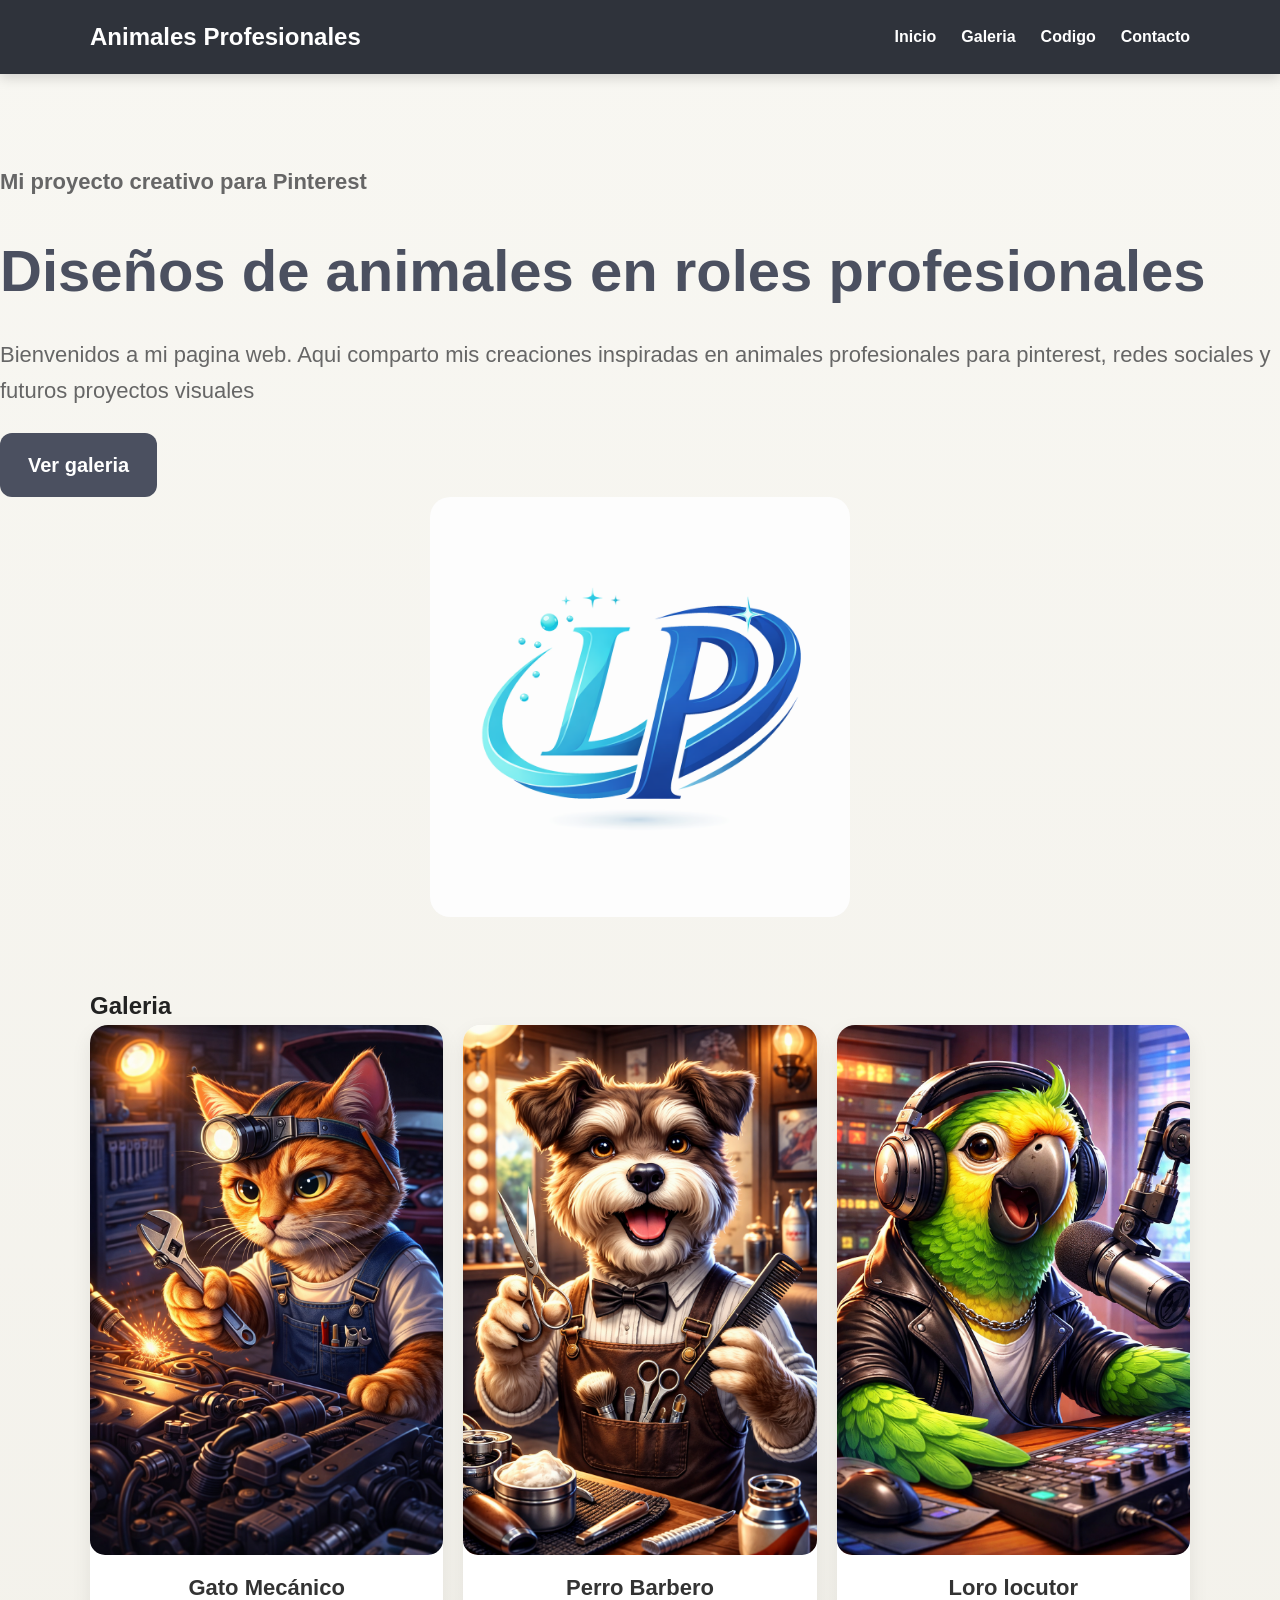
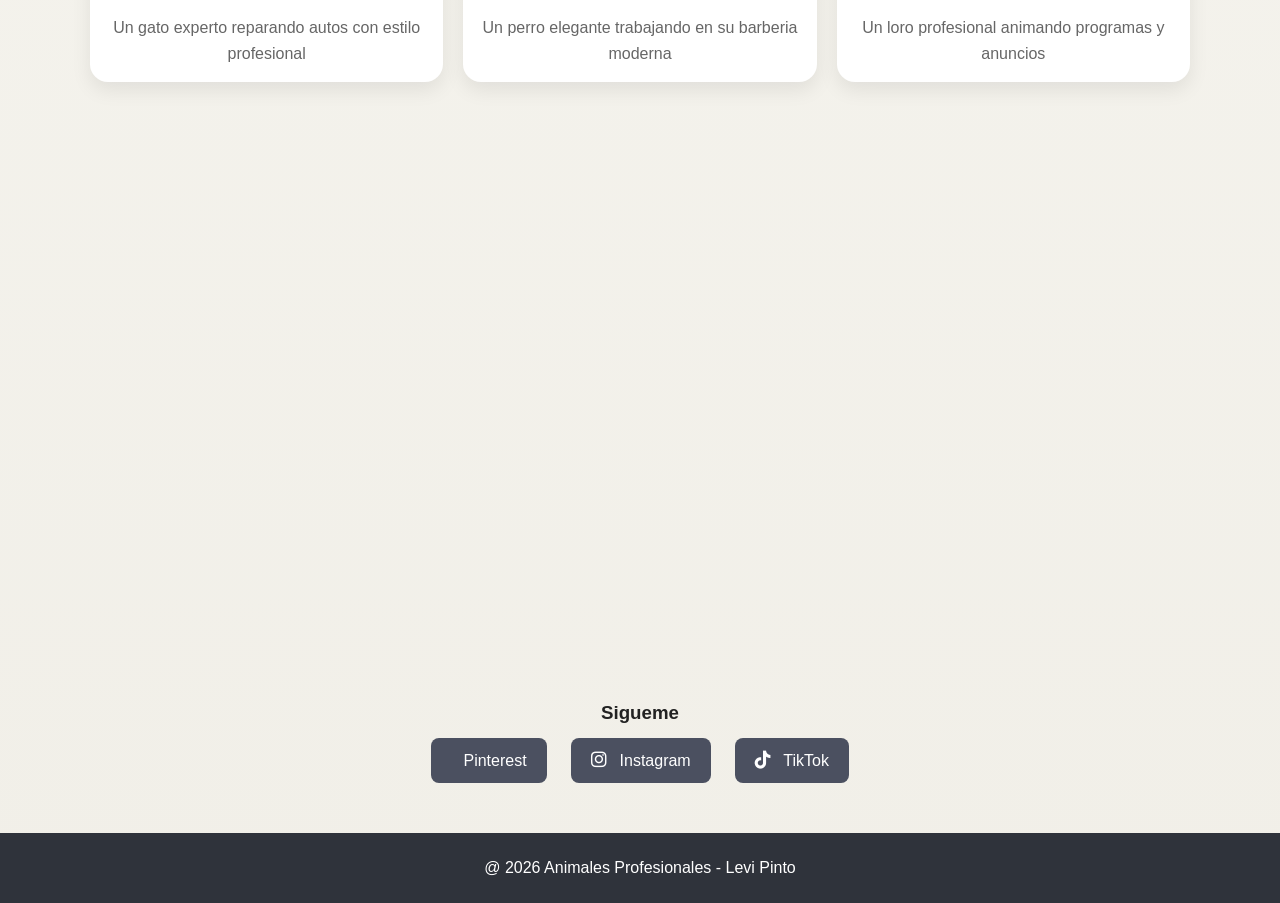
<file: index.html>
<!DOCTYPE html>
<html lang="es"> 
    <head>
        


        <title>Animales Profesionales / Pinterest</title>
        <link rel="stylesheet" href="style.css">
        <link rel="stylesheet" href="https://cdnjs.cloudflare.com/ajax/libs/font-awesome/6.5.0/css/all.min.css">
    </head>
    <body>

        <header class="header">
            <div class="container nav-container">
                <h1 class="logo">Animales Profesionales</h1>

                <button class="menu-toggle" id="menu-toggle">&#9776;</button>

                <nav class="nav" id="menu">
                    <a href="#inicio">Inicio</a>
                     <a href="#galeria">Galeria</a>
                      <a href="#codigo">Codigo</a>
                       <a href="#contacto">Contacto</a>
                </nav>
            </div>
        </header>

        <section id="inicio" class="hero reveal">
            <div clas="container hero-content">
                <div class="hero-text">
                    <p class="hero-tag">Mi proyecto creativo para Pinterest</p>
                    <h2>Diseños de animales en roles profesionales</h2>
                    <p>
                        Bienvenidos a mi pagina web. Aqui comparto mis creaciones
                        inspiradas en animales profesionales para pinterest, redes
                        sociales y futuros proyectos visuales
                    </p>
                    <a href="#galeria" class="btn">Ver galeria</a>
                    </div>

                    <div class="hero-image">
                        <img src="img/logo.png" alt="Logo lp">
                    </div>
                </div>
                </section>

                <sectin id="galeria" class="section reveal">
                    <div class="container">
                        <h2 class="sectin-title">Galeria</h2>

                        <div class="cards">

                            <div class="card">
                                <img src="img/gatomecanico.png" alt="Gato mecánico">
                                <div class="card-content">
                                <h3>Gato Mecánico</h3>
                                <p>Un gato experto reparando autos con estilo profesional</p>
                                </div>
                            </div>



                                <div class="card">
                                <img src="img/perrobarbero.png" alt="Perro Barbero">
                                <div class="card-content">
                                <h3>Perro Barbero</h3>
                                <p>Un perro elegante trabajando en su barberia moderna</p>
                                </div>
                            </div>

                                <div class="card">
                                <img src="img/lorolocutor.png" alt="Loro Locutor">
                                 <div class="card-content">
                                <h3>Loro locutor</h3>
                                <p>Un loro profesional animando programas y anuncios</p>

                            </div>
                        </div>

                    </div>
                </div>
                
                </sectin>

                <section id="codigo" class="section dark-section reveal">
                    <div class="container">
                        <h2 class="section-title">Codigo</h2>
                        <p class="code-text">
                            Esta página esta creada con HTML, CSS y  JavaScript como parte de mi
                            aprendizaje en desarrollo web: Poco a ppoco seguiré mejorandola para
                            comvertirla en un portafolio mas profesional.
                        </p>
                    </div>
                </section>

                <sectin id="contacto" class="section reveal">
                    <div class="container">
                        <h2 class="section-title">Contacto</h2>
                        <p class="contact-text">
                            Soy Levi y este proyecto muestra mis ideas creativas para Pinterest
                            y diseño visual. Mas adelante agregaré mas formas de contacto y redes.
                        </p>
                    </div>
                </sectin>
                <div class="social">
                    <h3>Sigueme</h3>
                    <a href="https://www.pinterest.com/pitolevi/" target="_blank">
                        <i class="fab fa-pinteret"></i> Pinterest
                    </a>

                    <a href="https://www.instagram.com/levipi5222/" target="_blank">
                        <i class="fab fa-instagram"></i> Instagram
                    </a>

                    <a href="https://.tiktok.com/@levi.pinto2/" target="_blank">
                        <i class="fab fa-tiktok"></i> TikTok
                    </a>
                </div>

                <footer class="footer">
                    <div class="container">
                        <p>@ 2026 Animales Profesionales - Levi Pinto</p>
                    </div>
                </footer>

                <script src="script.js"></script>


            </body>
            </html>
</file>
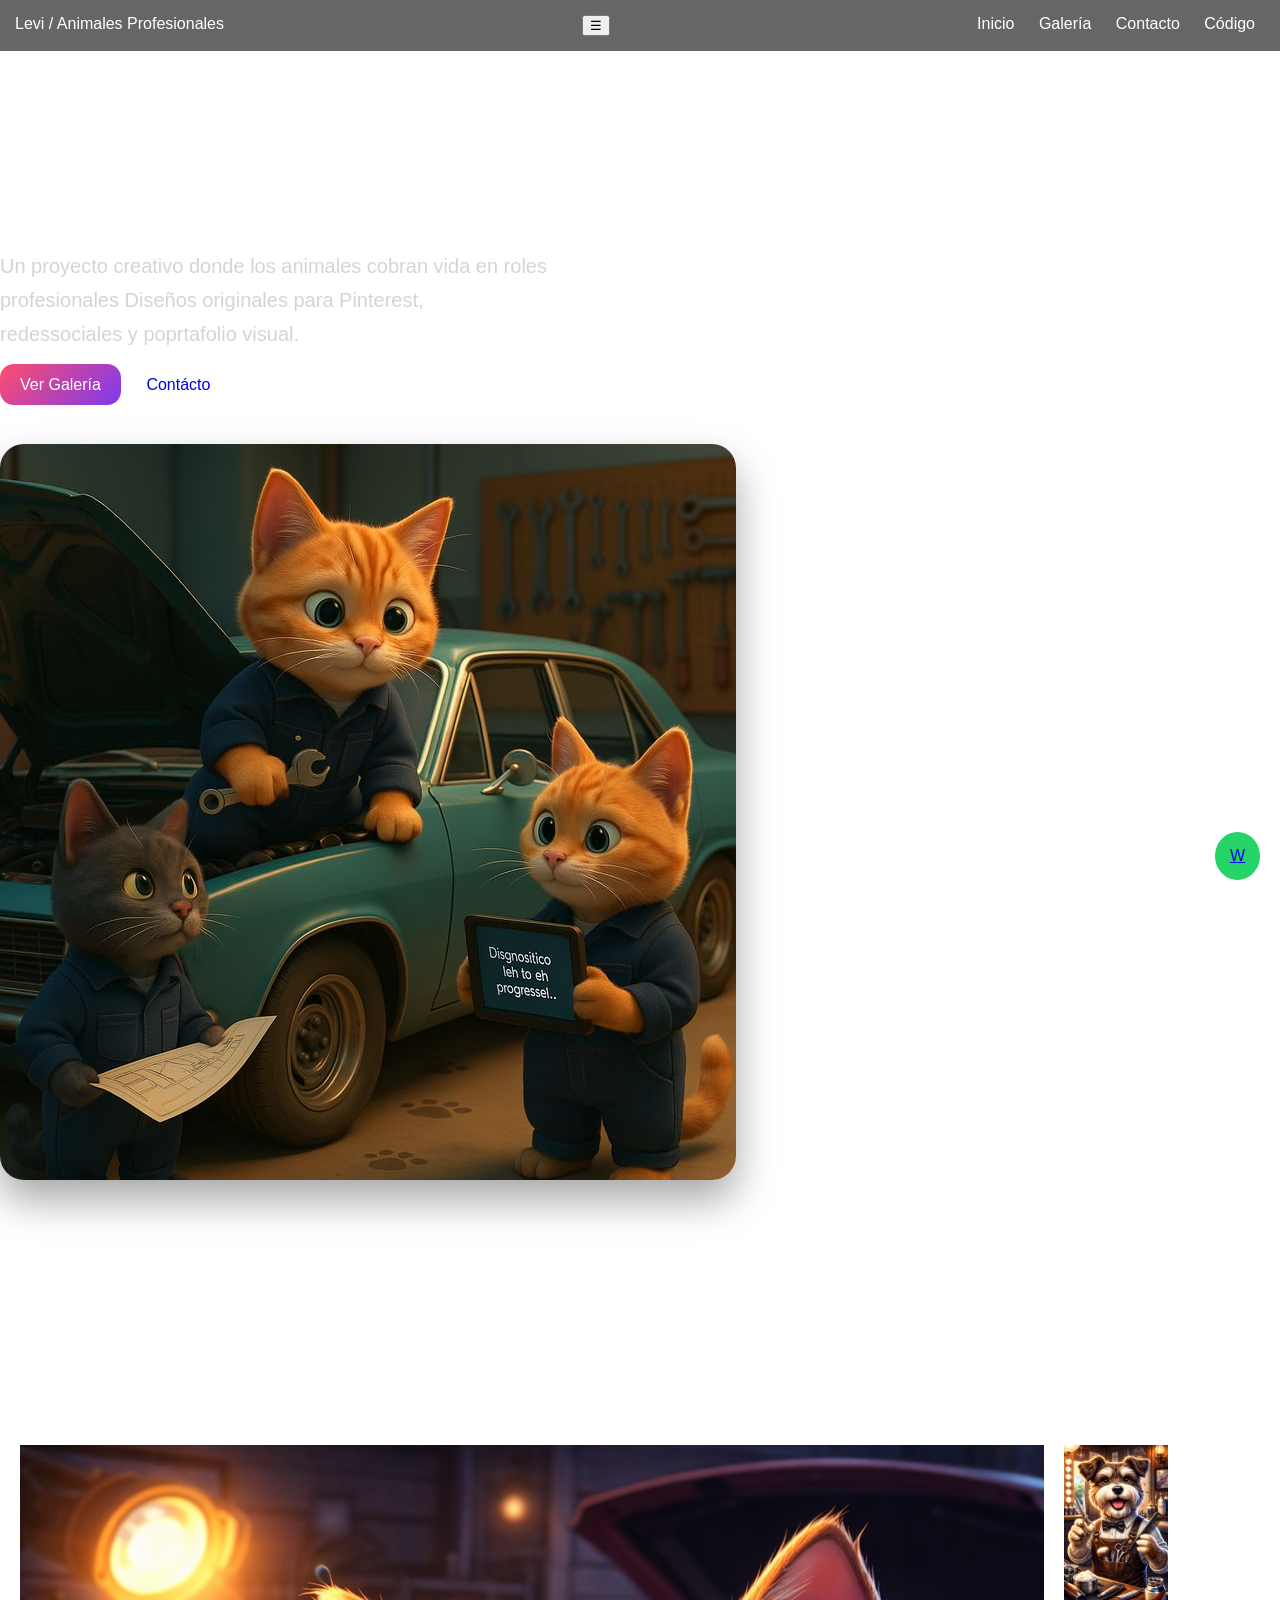
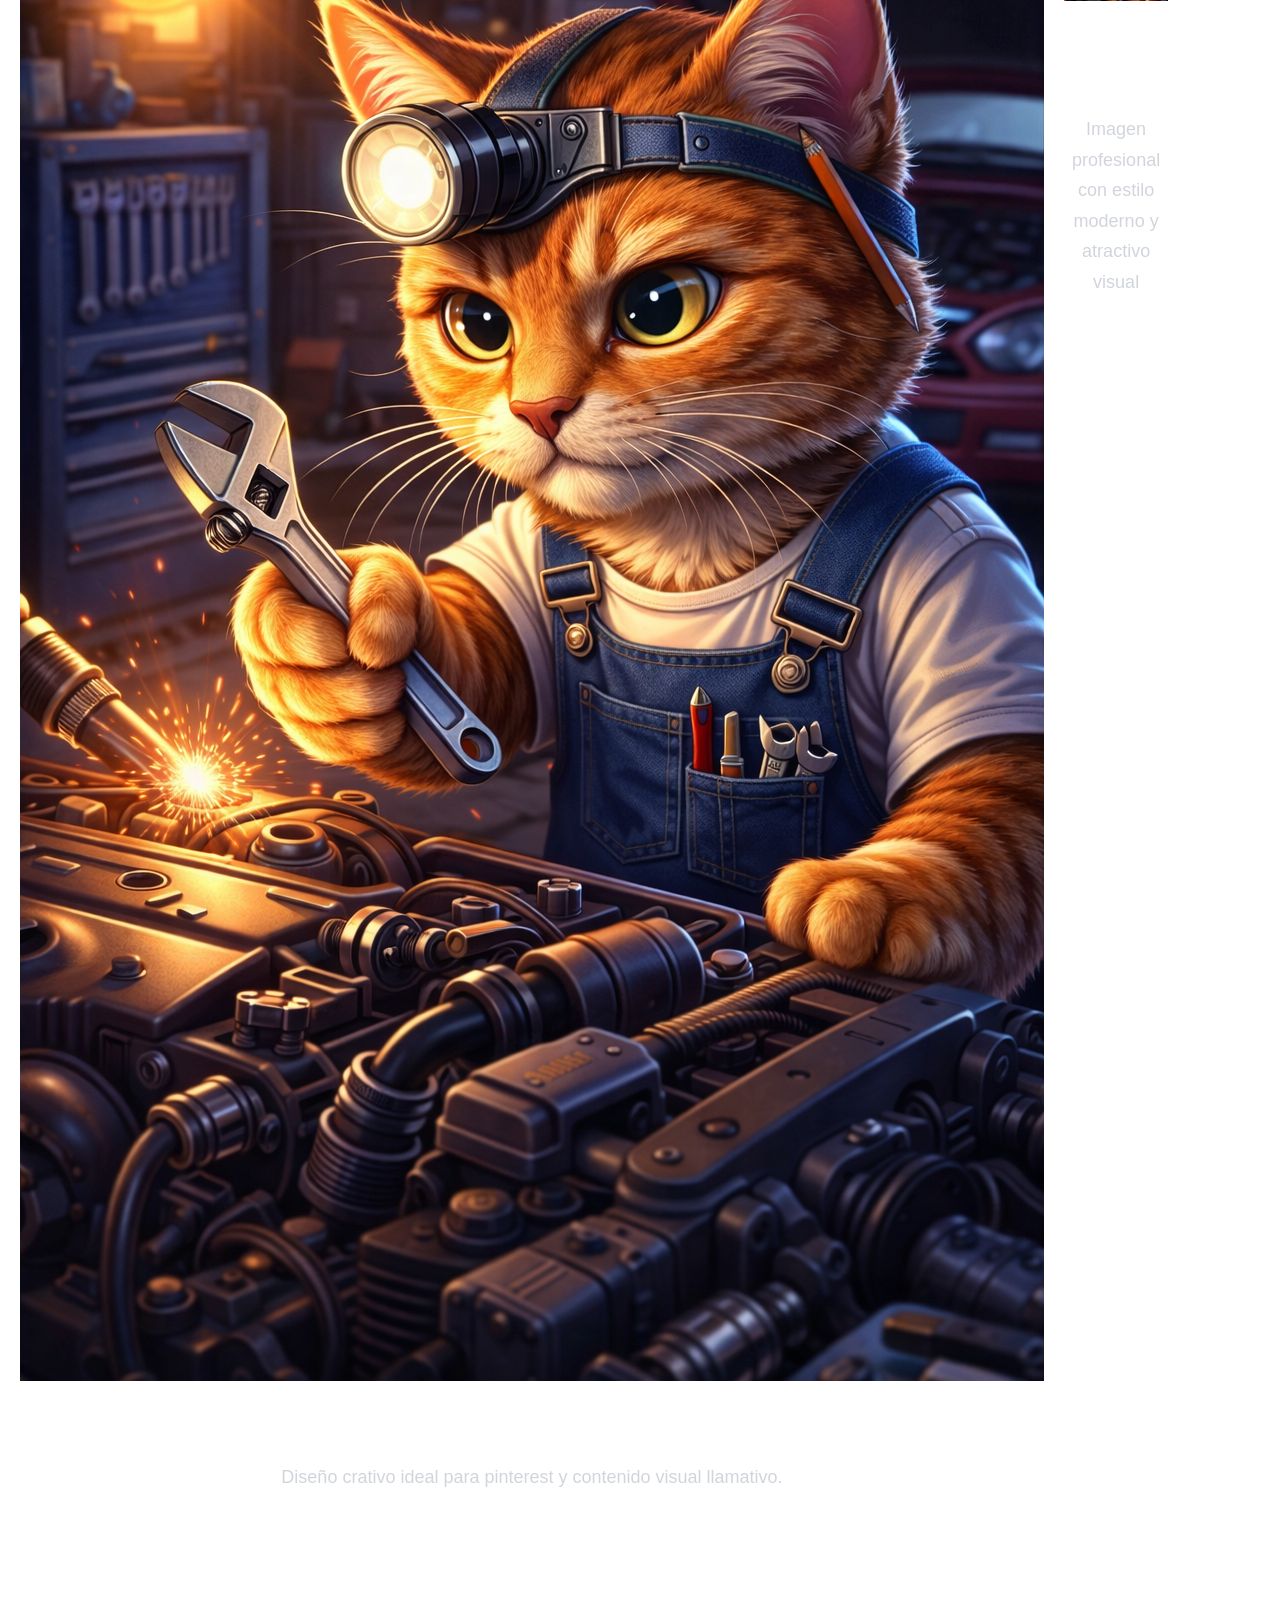
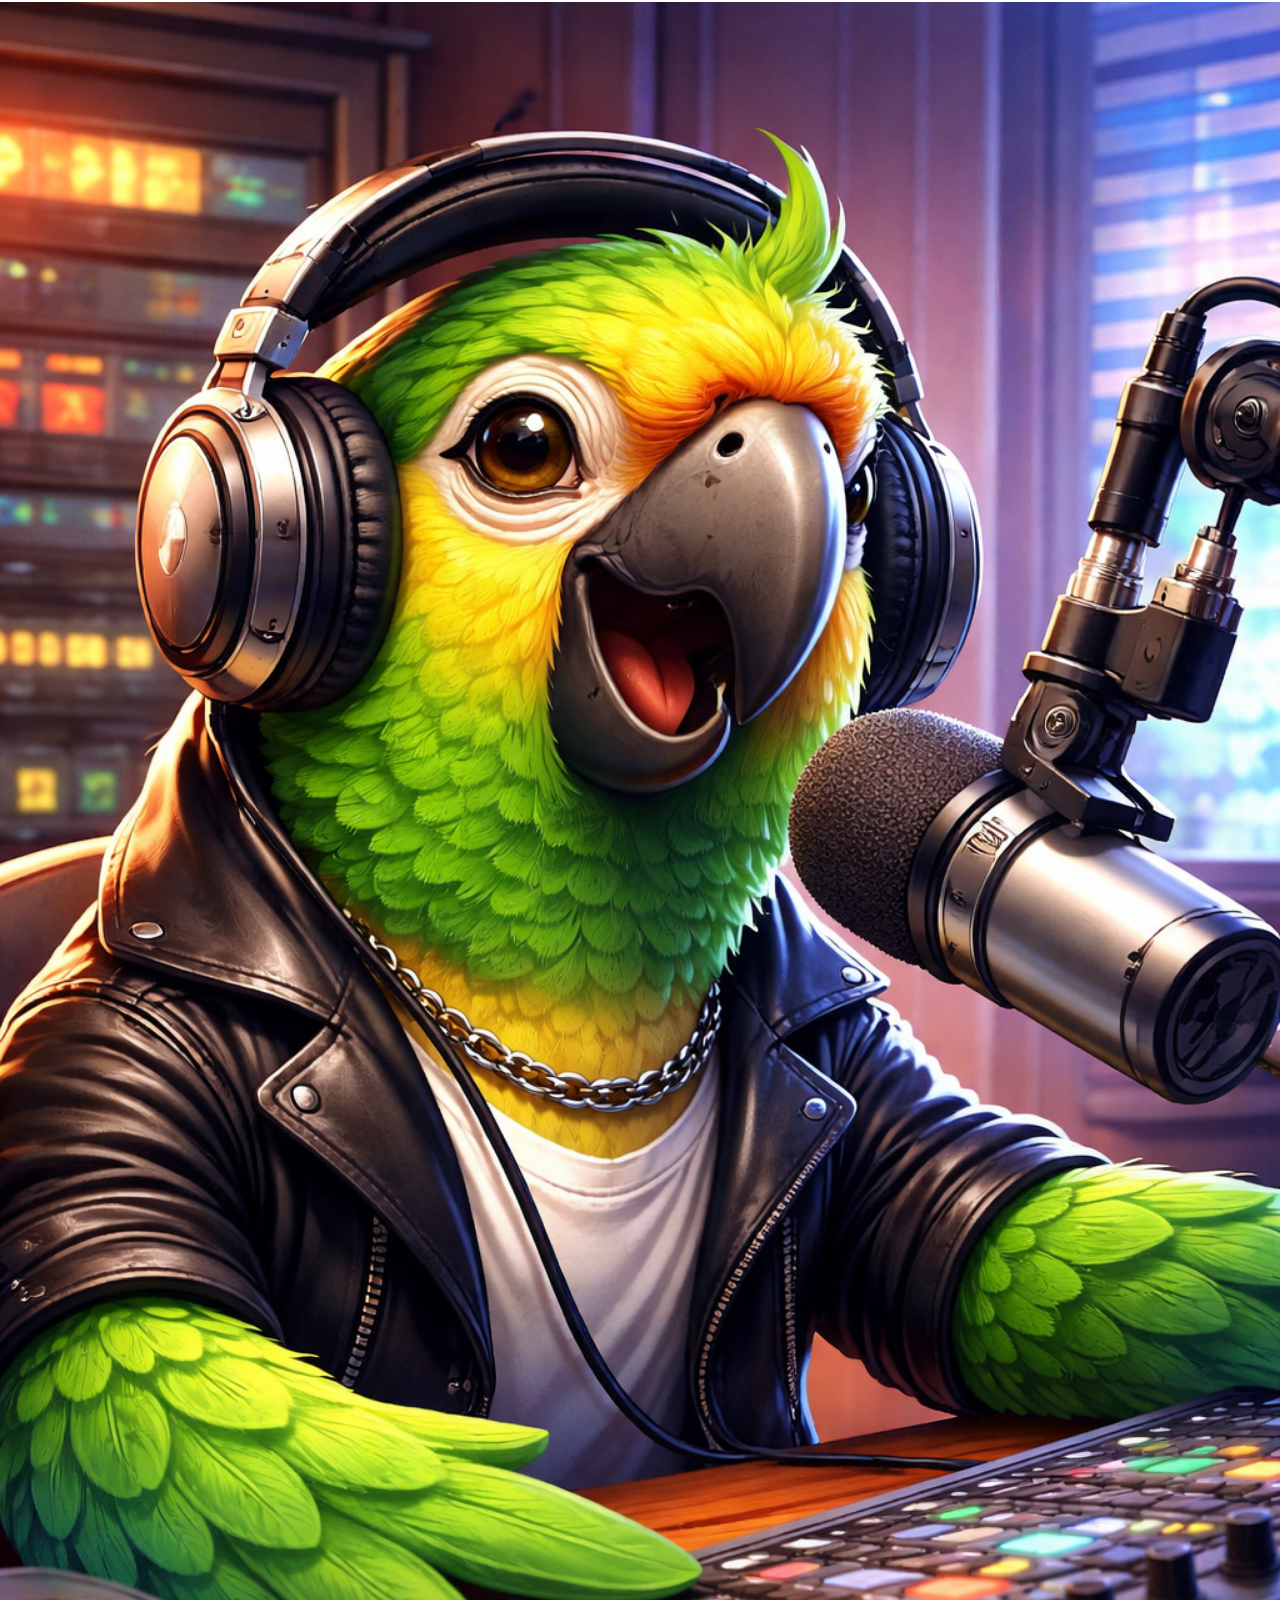
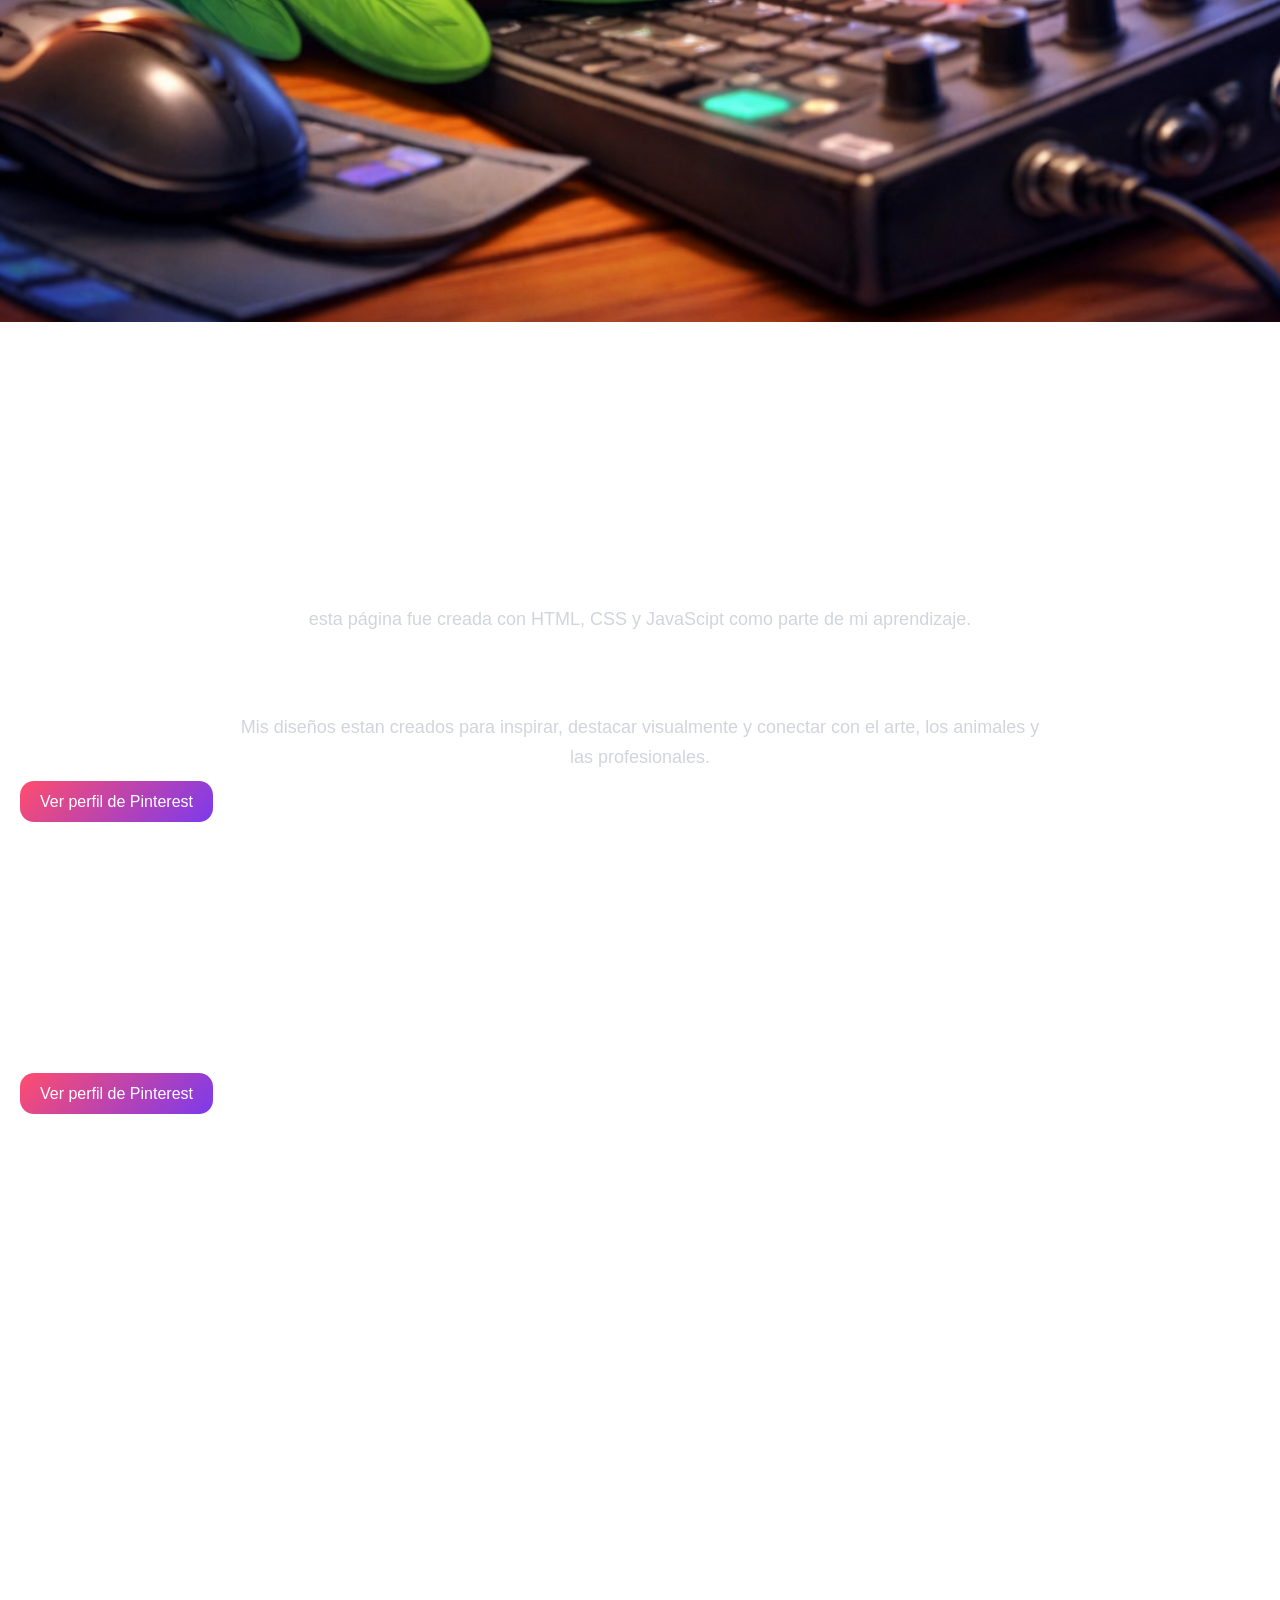
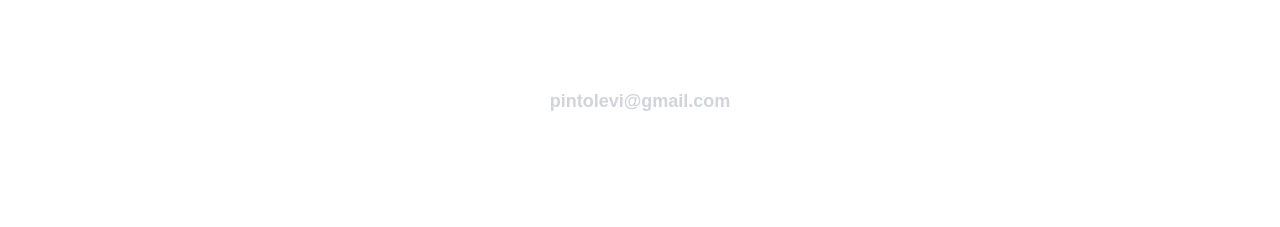
<file: a nimales-pro-v2/index.html>
<!DOCTYPE html>
<html lang="en">
<head>
    <meta charset="UTF-8">
    <meta name="viewport" content="width=device-width, initial-scale=1.0">
    <title>Animales Profesionales / Levi</title>
    <link rel="stylesheet" href="style.css">
</head>
<body>

  
      
    <header class="header">
        <div class="container">
            <div class="logo">Levi / Animales Profesionales</div>

            <button class="menu-toggle" id="menu-toggle">&#9776;</button>

            <nav class="nav" id="menu">
                <a href="#inicio" class="active-link">Inicio</a>
                <a href="#galeria">Galería</a>
                <a href="#contacto">Contacto</a>
                <a href="#codigo">Código</a>
            </nav>
        </div>
    </header>


    <main>
        <section class="hero" id="inicio">
            <div class="hero-text reveal">
                <h1>Animales Profesionales</h1>
                <p>Un proyecto creativo donde los animales cobran vida en roles profesionales
                    Diseños originales para Pinterest, redessociales y poprtafolio visual.
                </p>
            
                <div class="hero-botones">
                    <a href="#galeria" class="btn btn-principal">Ver Galería</a>
                    <a href="#contacto" class="btn btn-secundario">Contácto</a>
                </div>
            </div>
           
                <img src="img/gatos-mecanicos.jpg" class="hero-img reveal">
                 
        
        </section>

        <section class="section reveal" id="galeria">
            <h2>Galeria creativa</h2>


            <div class="galeria-grid">

                <div class="card-reveal">
                    <img src="img/gatomecanico.png">
                    <div class="card-contenido">
                        <h3>Gato Mecánico</h3>
                        <p>Diseño crativo ideal para pinterest y contenido visual llamativo.</p>
                    </div>
                </div>

                <div class="card reveal">
                    <img src="img/perrobarbero.png">
                    <div class="card-contenido">
                        <h3>Perro barbero</h3>
                        <p>Imagen profesional con estilo moderno y atractivo visual</p>
                    </div>

            
            </div>
        
        </section>

        <dic class="card reveal">
            <img src="img/lorolocutor.png">
            <div class="card-contenido">
                <h3>Loro Locutor</h3>
                <p>Perfecto para publicaciones, portafolio y redes sociales.</p>

            </div>
        </div>

    </div>
    </section>
    

<section class="section reveal" id="codigo">
    <h2>Mi Proyecto web</h2>
   
       <p> esta página fue creada con HTML, CSS y JavaScipt como parte de mi aprendizaje.</p>
       <h3>Contenido listo para Pinterest</h3>

       <p>
        Mis diseños estan creados para inspirar, destacar visualmente y conectar con
        el arte, los animales y las profesionales.
    </p>

    <a href="https://www.pinterest.com/@pintolevi/" target="_blank" class="btn btn-principal">
     Ver perfil de Pinterest</a>

       


       
</section>

<section class=!"seccion pinterest-info reveal">
    <h2> Contenido listo para Pinterest</h2>
    
    <a href="#" class="btn btn-principal">Ver perfil de Pinterest</a>
</section>

<section class="seccion contacto reveal" id="contacto">
    <h2>Contácto</h2>
    <p>
        Soy levi y este proyecto forma parte de mi conocimiento como cewador y desarrollador web.
    </p>
    
    
   
</section>
<section Class="section reveal" id"contacto">
    <h2>Contacto</h2>
    <p><strong>pintolevi@gmail.com</strong></p>
</section>


    </main>
    <a href="https://wa.me/5804247235488" class="whatsapp" target="_blenk">W</a>

   
  


    
        <script src="script.js"></script>
    
</body>
</html>
</file>
<file: style.css>
* {
    margin: 0;
    padding: 0;
    box-sizing: border-box;

}
html {
    scroll-behavior: smooth;
}
body {
    font-family: Arial,sans-serif;
    background: linear-gradient(180deg, #f8f7f2, #f1efe8);
    color: #222;
    line-height: 1.6;

}
img {
    width: 100%;
    display: block;
    
}
.container {
    width: 90%;
    max-width: 1100px;
    margin: auto;

}
.header {
    background-color: #2f333b;
    color: white;
    padding: 18px 0;
    position: sticky;
    top: 0;
    z-index: 1000;
    box-shadow: 0 4px 12px rgba(0,0,0,0.15);


}
.nav-container {
    display: flex;
    justify-content: space-between;
    align-items: center;
    
}
.logo {
    font-size: 24px;
    color: white;
    font-weiht: bold;
}
.nav {
    display: flex;
    gap: 25px;

}
.nav a{
    color: white;
    text-decoration: none;
    font-weight: bold;
    transition: 0.3s;
}
.nav:hover {
    color: #f4c542;
}
.menu-toggle {
    display: none;
    font-size: 30px;
    background: none;
    border: none;
    color: white;
    cursor: poniter;
}
.hero {
    padding:  90px 0 70px;
    

}.hero-content {
    display: flex;
    align-items: center;
    justify-content: space-between;
    gap: 50px;
    flex-wrap: wrap;
}
.hero-text {
    flex: 1;
    min-width: 280px;

}
.hero-tag {
    color: #d4943d;
    font-weight: bold;
    margin-bottom: 15px;
    font-size: 18px;
}
.hero-text h2 {
    font-size: 58px;
    margin-bottom: 20px;
    color: #4b5060;
    line-heigth: 1.1;
}
.hero-text p {
    margin-bottom: 25px;
    font-size: 22px;
    color: #666;
    maxwidth: 650px;

}
.btn {
    display: inline-block;
    background-color: #4b5060;
    color: white;
    text-decoration: none;
    padding: 16px 28px;
    border-radius: 12px;
    font-size: 20px;
    font-weight: bold;
    transition: 0.3s;
}
.btn:hover {
    background-color: #d4943d;
    color: white;
    transform: translateY(-3px);

}
.hero-image {
    flex: 1;
    min-width: 280px;
    text-align: center;
}
.hero-image img {
    max-width: 420px;
    margin: auto;
    border-radius: 20px;
    opacity: 0.95;

}
.section {
    padding: 80px 0;
}
.section-title {
    text-align: center;
    font-size: 42px;
    margin-bottom: 45px;
    color: #4b5060;
}
.dark-section {
    background-color: #4b5060;
    color: white;
    border-radius: 20px;
    width: 90%;
    max-width: 1200px;
    margin: auto;
}
.dark-section .section-title {
    color: white;
}
.code-text,
.contact-text{
    max-width: 850px;
    margin: auto;
    text-align: center;
    font-size: 24px;




}
.cards {
    column-count: 3;
    column-gap: 20px;
    

    
    

}
.card {
    background-color: white;
    border-radius: 18px;
    overflow: hidden;
    box-shadow: 0 8px 20px rgba(0, 0, 0, 0.08);
    padding-bottom: 15px;
    break-inside: avoid;
    margin-bottom: 20px;
    position: relative;


}
.card::before {
    content: "";
    position: absolute;
    top: 0;
    left: -100%;
    width: 50%;
    height: 100%;
    background: rgba(255,255,255,0.2);
    transform: skewX(-25deg);
    transition: 0.6s;

    
}
.card:hover::before {
    left: 120%;
}
.card:hover {
    transform: translateY(-10px);
    box-shadow: 0 14px 28px rgba(0,0,0,0.16);
}
.card img {
    width: 100%;
    height: auto;
    border-radius: 15px;
    display: block;
    transition: transform 0.4s ease;
}
.card:hover img {
    transform: scale(1.08);
}
.card-content {
    padding: 15px 10px 0;
    text-align: center;
}

.card-content h3 {
    font-size: 22px;
    color: #333;
    margin-bottom: 10px;
    
    
}
.card-content p {
    font-size: 16px;
    color: #666;


}
.social {
    text-align: center;
    margin-top: 20px;
}
.social a {
    display: inline-block;
    margin: 10px;
    padding: 10px 20px;
    background: #4b5060;
    color: white;
    text-decoration: none;
    border-radius: 8px;
    transition: 0.3s;
}
.social a:hover {
    background: #d4943d;
}
.social i {
    margin-right: 8px;
    font-size: 18px;
}

.footer {
    background-color: #2f333b;
    color: white;
    text-align: center;
    padding: 22px 0;
    margin-top: 40px;
}

.reveal {
    opacity: 0;
    transform: translateY(60px);
    transition: all 0.8s ease;
}

.reveal.active {
    opacity: 1;
    transform: translateY(0);
}

@media(max-width: 900px) {
    .hero-text h2 {
        font-size: 42px;
    } 
    .hero-text p {
        font-size: 19px;
    }
    .cards {
        grid-template-columns: repeat(2, 1fr);
        column-count: 2;
    }
}
@media (max-width: 768px) {



    .nav {
        display: none;
        flex-direction: column;
        background-color: #2f333b;
        position: absolute;
        top: 75px;
        right: 20px;
        width: 220px;
        padding: 15px;
        border-radius: 12px;

    }
    .nav.show {
        display: flex;

    }
    .nav a.active-link {
        color: #f4c542;
        border-bottom: 2px solid #f4c542;
        padding-botton: 3px;
    }
    .hero {
        padding: 60px 0;
    }
    .hero-text h2 {
        font-size: 34px;

    }
    .section-title {
        font-size: 32px;
    }
    .code-text,
    .contact-text {
        font-size: 19px;
    }
    .cards {
        grid-template-columns: 1fr;
        column-count: 1;
    }
    .card img {
        height: auto;
    }
}
</file>
<file: a nimales-pro-v2/style.css>
:root {
   
    --panel: rgba(255, 255, 255, 0.05);
    --blanco: #fff;
    --gris: #ccc;
    --rosa: #ff4d6d;
    --morado: #7c3aed;
    --fondo:#0f172a
    --borde: rgba(255, 255, 255, 0.1);
   
}
body {
    margin: 0;
    font-family: sans-serif;
    background: var(--fondo);
    color: var(--blanco);
   
}
.header {
    position: fixed;
    width: 100%;
    top: 0;
    background: rgba(0, 0, 0, 0.6);
    background-filter: blur(10px);
}

.container {
    display: flex;
    justify-content: space-between;
    padding: 15px;
}

.nav a {
    color: white;
    margin: 0 10px;
    text-decoration: none;
}

.hero {
    min-height: 100vh;
    width: 90%:
    max-width: 1200px;
    margin: auto;
    display: flex;
    align-items: center;
    justify-content: space-between;
    gap: 50px;
    padding: 120px 0 80px;
    flex-wrap: wrap;
}

.hero text {
    flex: 1 1 500px
}

.hero-text h1 {
    font-size: 58px;
    line-height: 1.05;
    margin-bottom: 20px;
    color: white;

}

.hero-text p {
    font-size: 20px;
    line-height: 1.7;
    color: #d1d5db;
    max-width: 550px;
    margin-bottom: 25px;
}

.hero img {
    width: 100%
    max-width: 420px;
    border-radius: 24px;
    box-shadow: 0 20px 40px rgba(0, 0, 0, 0.35);
    display: block;
}




.btn {
    text-decoration: none;
    padding: 12px 20px;
    border-radius: 14px;
   
}

.btn-principal {
    background: linear-gradient(135deg, var(--rosa), var(--morado));
    color: white;
  

}


.btn-secundario {
   
    border: 1px solid white;
}

.galeria-grid {
    display: grid;
    grid-template-columns: repeat(3,1fr);
    gap: 20px;
}

.card img {
    width: 100%;
}

section {
    padding: 90px 20px;
}

.section {
    width: 90%
    max-width: 1100px;
    margin: auto;
}

section h2 {
    font-size: 38px;
    margin-bottom: 20px;
    text-align: center;
    color: white;
}

.section h3 {
    font-size: 28px;
    margin-top: 30px;
    margin-bottom: 15px;
    color: white;
    text-align: center;
}

.section p {
    font-size: 18px;
    line-height: 1.7;
    color: #d1d5db;
    max-width: 800px;
    margin: 0 auto 20px;
    text-align: center;
}

.whatsapp {
    position: fixed;
    bottom: 20px;
    right: 20px;
    background: #25d366;
    padding: 15px;
    border-radius: 50%;
}

 

   
@media (max-width: 768px) {
    .galeria-grid {
        grid-template-colunms: 1fr;
    }

    }
</file>
